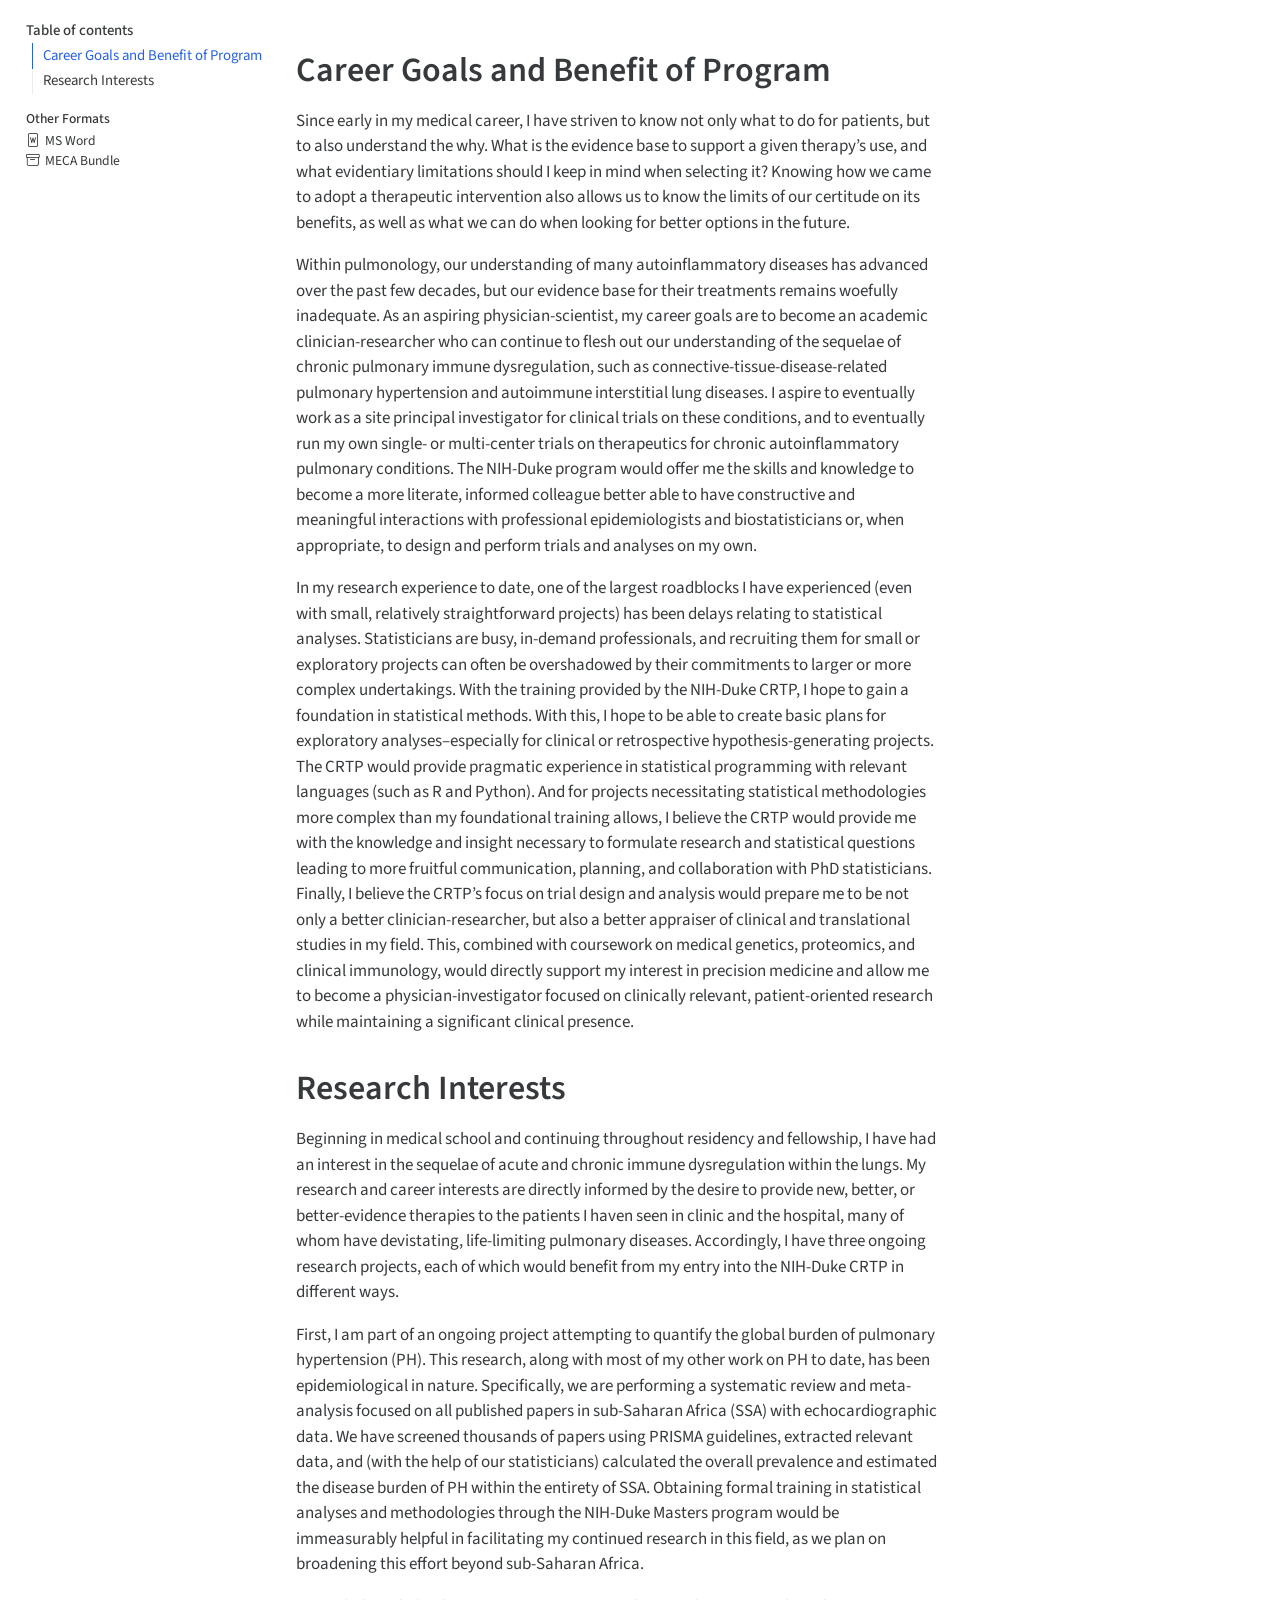
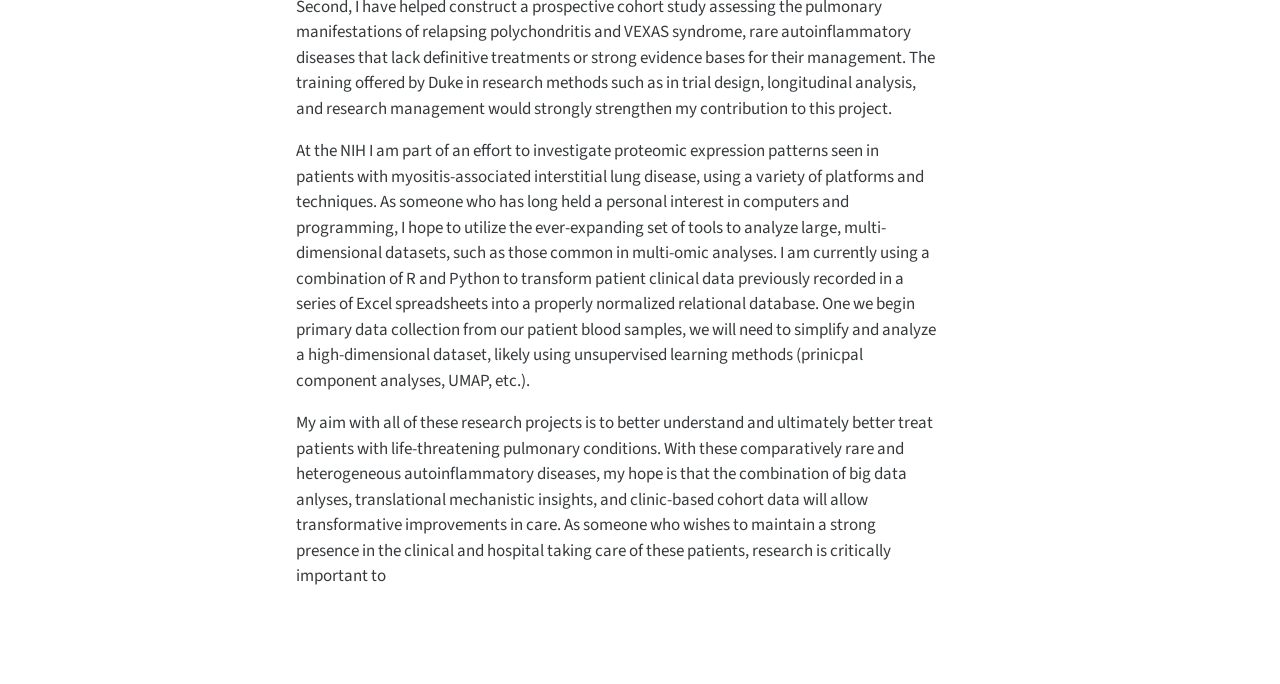
<file: duke_crtp/essay/_manuscript/index.html>
<!DOCTYPE html>
<html xmlns="http://www.w3.org/1999/xhtml" lang="en" xml:lang="en"><head>

<meta charset="utf-8">
<meta name="generator" content="quarto-1.7.31">

<meta name="viewport" content="width=device-width, initial-scale=1.0, user-scalable=yes">


<title>index</title>
<style>
code{white-space: pre-wrap;}
span.smallcaps{font-variant: small-caps;}
div.columns{display: flex; gap: min(4vw, 1.5em);}
div.column{flex: auto; overflow-x: auto;}
div.hanging-indent{margin-left: 1.5em; text-indent: -1.5em;}
ul.task-list{list-style: none;}
ul.task-list li input[type="checkbox"] {
  width: 0.8em;
  margin: 0 0.8em 0.2em -1em; /* quarto-specific, see https://github.com/quarto-dev/quarto-cli/issues/4556 */ 
  vertical-align: middle;
}
</style>


<script src="site_libs/clipboard/clipboard.min.js"></script>
<script src="site_libs/quarto-html/quarto.js" type="module"></script>
<script src="site_libs/quarto-html/tabsets/tabsets.js" type="module"></script>
<script src="site_libs/quarto-html/popper.min.js"></script>
<script src="site_libs/quarto-html/tippy.umd.min.js"></script>
<script src="site_libs/quarto-html/anchor.min.js"></script>
<link href="site_libs/quarto-html/tippy.css" rel="stylesheet">
<link href="site_libs/quarto-html/quarto-syntax-highlighting-e1a5c8363afafaef2c763b6775fbf3ca.css" rel="stylesheet" id="quarto-text-highlighting-styles">
<script src="site_libs/bootstrap/bootstrap.min.js"></script>
<link href="site_libs/bootstrap/bootstrap-icons.css" rel="stylesheet">
<link href="site_libs/bootstrap/bootstrap-08516ca44e52cf1db013b8d72997a0c1.min.css" rel="stylesheet" append-hash="true" id="quarto-bootstrap" data-mode="light">
<script async="" src="https://hypothes.is/embed.js"></script>
<script>
  window.document.addEventListener("DOMContentLoaded", function (_event) {
    document.body.classList.add('hypothesis-enabled');
  });
</script>


<meta name="citation_language" content="en">
</head>

<body class="quarto-light">

<div id="quarto-content" class="page-columns page-rows-contents page-layout-article toc-left">
<div id="quarto-sidebar-toc-left" class="sidebar toc-left">
  <nav id="TOC" role="doc-toc" class="toc-active">
    <h2 id="toc-title">Table of contents</h2>
   
  <ul>
  <li><a href="#career-goals-and-benefit-of-program" id="toc-career-goals-and-benefit-of-program" class="nav-link active" data-scroll-target="#career-goals-and-benefit-of-program">Career Goals and Benefit of Program</a></li>
  <li><a href="#research-interests" id="toc-research-interests" class="nav-link" data-scroll-target="#research-interests">Research Interests</a></li>
  </ul>
<div class="quarto-alternate-formats"><h2>Other Formats</h2><ul><li><a href="index.docx"><i class="bi bi-file-word"></i>MS Word</a></li><li><a href="index-meca.zip" data-meca-link="true"><i class="bi bi-archive"></i>MECA Bundle</a></li></ul></div></nav>
</div>
<div id="quarto-margin-sidebar" class="sidebar margin-sidebar zindex-bottom">
</div>
<main class="content quarto-banner-title-block" id="quarto-document-content">




<section id="career-goals-and-benefit-of-program" class="level1">
<h1>Career Goals and Benefit of Program</h1>
<p>Since early in my medical career, I have striven to know not only what to do for patients, but to also understand the why. What is the evidence base to support a given therapy’s use, and what evidentiary limitations should I keep in mind when selecting it? Knowing how we came to adopt a therapeutic intervention also allows us to know the limits of our certitude on its benefits, as well as what we can do when looking for better options in the future.</p>
<p>Within pulmonology, our understanding of many autoinflammatory diseases has advanced over the past few decades, but our evidence base for their treatments remains woefully inadequate. As an aspiring physician-scientist, my career goals are to become an academic clinician-researcher who can continue to flesh out our understanding of the sequelae of chronic pulmonary immune dysregulation, such as connective-tissue-disease-related pulmonary hypertension and autoimmune interstitial lung diseases. I aspire to eventually work as a site principal investigator for clinical trials on these conditions, and to eventually run my own single- or multi-center trials on therapeutics for chronic autoinflammatory pulmonary conditions. The NIH-Duke program would offer me the skills and knowledge to become a more literate, informed colleague better able to have constructive and meaningful interactions with professional epidemiologists and biostatisticians or, when appropriate, to design and perform trials and analyses on my own.</p>
<p>In my research experience to date, one of the largest roadblocks I have experienced (even with small, relatively straightforward projects) has been delays relating to statistical analyses. Statisticians are busy, in-demand professionals, and recruiting them for small or exploratory projects can often be overshadowed by their commitments to larger or more complex undertakings. With the training provided by the NIH-Duke CRTP, I hope to gain a foundation in statistical methods. With this, I hope to be able to create basic plans for exploratory analyses–especially for clinical or retrospective hypothesis-generating projects. The CRTP would provide pragmatic experience in statistical programming with relevant languages (such as R and Python). And for projects necessitating statistical methodologies more complex than my foundational training allows, I believe the CRTP would provide me with the knowledge and insight necessary to formulate research and statistical questions leading to more fruitful communication, planning, and collaboration with PhD statisticians. Finally, I believe the CRTP’s focus on trial design and analysis would prepare me to be not only a better clinician-researcher, but also a better appraiser of clinical and translational studies in my field. This, combined with coursework on medical genetics, proteomics, and clinical immunology, would directly support my interest in precision medicine and allow me to become a physician-investigator focused on clinically relevant, patient-oriented research while maintaining a significant clinical presence.</p>
</section>
<section id="research-interests" class="level1">
<h1>Research Interests</h1>
<p>Beginning in medical school and continuing throughout residency and fellowship, I have had an interest in the sequelae of acute and chronic immune dysregulation within the lungs. My research and career interests are directly informed by the desire to provide new, better, or better-evidence therapies to the patients I haven seen in clinic and the hospital, many of whom have devistating, life-limiting pulmonary diseases. Accordingly, I have three ongoing research projects, each of which would benefit from my entry into the NIH-Duke CRTP in different ways.</p>
<p>First, I am part of an ongoing project attempting to quantify the global burden of pulmonary hypertension (PH). This research, along with most of my other work on PH to date, has been epidemiological in nature. Specifically, we are performing a systematic review and meta-analysis focused on all published papers in sub-Saharan Africa (SSA) with echocardiographic data. We have screened thousands of papers using PRISMA guidelines, extracted relevant data, and (with the help of our statisticians) calculated the overall prevalence and estimated the disease burden of PH within the entirety of SSA. Obtaining formal training in statistical analyses and methodologies through the NIH-Duke Masters program would be immeasurably helpful in facilitating my continued research in this field, as we plan on broadening this effort beyond sub-Saharan Africa.</p>
<p>Second, I have helped construct a prospective cohort study assessing the pulmonary manifestations of relapsing polychondritis and VEXAS syndrome, rare autoinflammatory diseases that lack definitive treatments or strong evidence bases for their management. The training offered by Duke in research methods such as in trial design, longitudinal analysis, and research management would strongly strengthen my contribution to this project.</p>
<p>At the NIH I am part of an effort to investigate proteomic expression patterns seen in patients with myositis-associated interstitial lung disease, using a variety of platforms and techniques. As someone who has long held a personal interest in computers and programming, I hope to utilize the ever-expanding set of tools to analyze large, multi-dimensional datasets, such as those common in multi-omic analyses. I am currently using a combination of R and Python to transform patient clinical data previously recorded in a series of Excel spreadsheets into a properly normalized relational database. One we begin primary data collection from our patient blood samples, we will need to simplify and analyze a high-dimensional dataset, likely using unsupervised learning methods (prinicpal component analyses, UMAP, etc.).</p>
<p>My aim with all of these research projects is to better understand and ultimately better treat patients with life-threatening pulmonary conditions. With these comparatively rare and heterogeneous autoinflammatory diseases, my hope is that the combination of big data anlyses, translational mechanistic insights, and clinic-based cohort data will allow transformative improvements in care. As someone who wishes to maintain a strong presence in the clinical and hospital taking care of these patients, research is critically important to</p>
</section>

</main>
<!-- /main column -->
<script id="quarto-html-after-body" type="application/javascript">
  window.document.addEventListener("DOMContentLoaded", function (event) {
    const icon = "";
    const anchorJS = new window.AnchorJS();
    anchorJS.options = {
      placement: 'right',
      icon: icon
    };
    anchorJS.add('.anchored');
    const isCodeAnnotation = (el) => {
      for (const clz of el.classList) {
        if (clz.startsWith('code-annotation-')) {                     
          return true;
        }
      }
      return false;
    }
    const onCopySuccess = function(e) {
      // button target
      const button = e.trigger;
      // don't keep focus
      button.blur();
      // flash "checked"
      button.classList.add('code-copy-button-checked');
      var currentTitle = button.getAttribute("title");
      button.setAttribute("title", "Copied!");
      let tooltip;
      if (window.bootstrap) {
        button.setAttribute("data-bs-toggle", "tooltip");
        button.setAttribute("data-bs-placement", "left");
        button.setAttribute("data-bs-title", "Copied!");
        tooltip = new bootstrap.Tooltip(button, 
          { trigger: "manual", 
            customClass: "code-copy-button-tooltip",
            offset: [0, -8]});
        tooltip.show();    
      }
      setTimeout(function() {
        if (tooltip) {
          tooltip.hide();
          button.removeAttribute("data-bs-title");
          button.removeAttribute("data-bs-toggle");
          button.removeAttribute("data-bs-placement");
        }
        button.setAttribute("title", currentTitle);
        button.classList.remove('code-copy-button-checked');
      }, 1000);
      // clear code selection
      e.clearSelection();
    }
    const getTextToCopy = function(trigger) {
        const codeEl = trigger.previousElementSibling.cloneNode(true);
        for (const childEl of codeEl.children) {
          if (isCodeAnnotation(childEl)) {
            childEl.remove();
          }
        }
        return codeEl.innerText;
    }
    const clipboard = new window.ClipboardJS('.code-copy-button:not([data-in-quarto-modal])', {
      text: getTextToCopy
    });
    clipboard.on('success', onCopySuccess);
    if (window.document.getElementById('quarto-embedded-source-code-modal')) {
      const clipboardModal = new window.ClipboardJS('.code-copy-button[data-in-quarto-modal]', {
        text: getTextToCopy,
        container: window.document.getElementById('quarto-embedded-source-code-modal')
      });
      clipboardModal.on('success', onCopySuccess);
    }
      var localhostRegex = new RegExp(/^(?:http|https):\/\/localhost\:?[0-9]*\//);
      var mailtoRegex = new RegExp(/^mailto:/);
        var filterRegex = new RegExp('/' + window.location.host + '/');
      var isInternal = (href) => {
          return filterRegex.test(href) || localhostRegex.test(href) || mailtoRegex.test(href);
      }
      // Inspect non-navigation links and adorn them if external
     var links = window.document.querySelectorAll('a[href]:not(.nav-link):not(.navbar-brand):not(.toc-action):not(.sidebar-link):not(.sidebar-item-toggle):not(.pagination-link):not(.no-external):not([aria-hidden]):not(.dropdown-item):not(.quarto-navigation-tool):not(.about-link)');
      for (var i=0; i<links.length; i++) {
        const link = links[i];
        if (!isInternal(link.href)) {
          // undo the damage that might have been done by quarto-nav.js in the case of
          // links that we want to consider external
          if (link.dataset.originalHref !== undefined) {
            link.href = link.dataset.originalHref;
          }
        }
      }
    function tippyHover(el, contentFn, onTriggerFn, onUntriggerFn) {
      const config = {
        allowHTML: true,
        maxWidth: 500,
        delay: 100,
        arrow: false,
        appendTo: function(el) {
            return el.parentElement;
        },
        interactive: true,
        interactiveBorder: 10,
        theme: 'quarto',
        placement: 'bottom-start',
      };
      if (contentFn) {
        config.content = contentFn;
      }
      if (onTriggerFn) {
        config.onTrigger = onTriggerFn;
      }
      if (onUntriggerFn) {
        config.onUntrigger = onUntriggerFn;
      }
      window.tippy(el, config); 
    }
    const noterefs = window.document.querySelectorAll('a[role="doc-noteref"]');
    for (var i=0; i<noterefs.length; i++) {
      const ref = noterefs[i];
      tippyHover(ref, function() {
        // use id or data attribute instead here
        let href = ref.getAttribute('data-footnote-href') || ref.getAttribute('href');
        try { href = new URL(href).hash; } catch {}
        const id = href.replace(/^#\/?/, "");
        const note = window.document.getElementById(id);
        if (note) {
          return note.innerHTML;
        } else {
          return "";
        }
      });
    }
    const xrefs = window.document.querySelectorAll('a.quarto-xref');
    const processXRef = (id, note) => {
      // Strip column container classes
      const stripColumnClz = (el) => {
        el.classList.remove("page-full", "page-columns");
        if (el.children) {
          for (const child of el.children) {
            stripColumnClz(child);
          }
        }
      }
      stripColumnClz(note)
      if (id === null || id.startsWith('sec-')) {
        // Special case sections, only their first couple elements
        const container = document.createElement("div");
        if (note.children && note.children.length > 2) {
          container.appendChild(note.children[0].cloneNode(true));
          for (let i = 1; i < note.children.length; i++) {
            const child = note.children[i];
            if (child.tagName === "P" && child.innerText === "") {
              continue;
            } else {
              container.appendChild(child.cloneNode(true));
              break;
            }
          }
          if (window.Quarto?.typesetMath) {
            window.Quarto.typesetMath(container);
          }
          return container.innerHTML
        } else {
          if (window.Quarto?.typesetMath) {
            window.Quarto.typesetMath(note);
          }
          return note.innerHTML;
        }
      } else {
        // Remove any anchor links if they are present
        const anchorLink = note.querySelector('a.anchorjs-link');
        if (anchorLink) {
          anchorLink.remove();
        }
        if (window.Quarto?.typesetMath) {
          window.Quarto.typesetMath(note);
        }
        if (note.classList.contains("callout")) {
          return note.outerHTML;
        } else {
          return note.innerHTML;
        }
      }
    }
    for (var i=0; i<xrefs.length; i++) {
      const xref = xrefs[i];
      tippyHover(xref, undefined, function(instance) {
        instance.disable();
        let url = xref.getAttribute('href');
        let hash = undefined; 
        if (url.startsWith('#')) {
          hash = url;
        } else {
          try { hash = new URL(url).hash; } catch {}
        }
        if (hash) {
          const id = hash.replace(/^#\/?/, "");
          const note = window.document.getElementById(id);
          if (note !== null) {
            try {
              const html = processXRef(id, note.cloneNode(true));
              instance.setContent(html);
            } finally {
              instance.enable();
              instance.show();
            }
          } else {
            // See if we can fetch this
            fetch(url.split('#')[0])
            .then(res => res.text())
            .then(html => {
              const parser = new DOMParser();
              const htmlDoc = parser.parseFromString(html, "text/html");
              const note = htmlDoc.getElementById(id);
              if (note !== null) {
                const html = processXRef(id, note);
                instance.setContent(html);
              } 
            }).finally(() => {
              instance.enable();
              instance.show();
            });
          }
        } else {
          // See if we can fetch a full url (with no hash to target)
          // This is a special case and we should probably do some content thinning / targeting
          fetch(url)
          .then(res => res.text())
          .then(html => {
            const parser = new DOMParser();
            const htmlDoc = parser.parseFromString(html, "text/html");
            const note = htmlDoc.querySelector('main.content');
            if (note !== null) {
              // This should only happen for chapter cross references
              // (since there is no id in the URL)
              // remove the first header
              if (note.children.length > 0 && note.children[0].tagName === "HEADER") {
                note.children[0].remove();
              }
              const html = processXRef(null, note);
              instance.setContent(html);
            } 
          }).finally(() => {
            instance.enable();
            instance.show();
          });
        }
      }, function(instance) {
      });
    }
        let selectedAnnoteEl;
        const selectorForAnnotation = ( cell, annotation) => {
          let cellAttr = 'data-code-cell="' + cell + '"';
          let lineAttr = 'data-code-annotation="' +  annotation + '"';
          const selector = 'span[' + cellAttr + '][' + lineAttr + ']';
          return selector;
        }
        const selectCodeLines = (annoteEl) => {
          const doc = window.document;
          const targetCell = annoteEl.getAttribute("data-target-cell");
          const targetAnnotation = annoteEl.getAttribute("data-target-annotation");
          const annoteSpan = window.document.querySelector(selectorForAnnotation(targetCell, targetAnnotation));
          const lines = annoteSpan.getAttribute("data-code-lines").split(",");
          const lineIds = lines.map((line) => {
            return targetCell + "-" + line;
          })
          let top = null;
          let height = null;
          let parent = null;
          if (lineIds.length > 0) {
              //compute the position of the single el (top and bottom and make a div)
              const el = window.document.getElementById(lineIds[0]);
              top = el.offsetTop;
              height = el.offsetHeight;
              parent = el.parentElement.parentElement;
            if (lineIds.length > 1) {
              const lastEl = window.document.getElementById(lineIds[lineIds.length - 1]);
              const bottom = lastEl.offsetTop + lastEl.offsetHeight;
              height = bottom - top;
            }
            if (top !== null && height !== null && parent !== null) {
              // cook up a div (if necessary) and position it 
              let div = window.document.getElementById("code-annotation-line-highlight");
              if (div === null) {
                div = window.document.createElement("div");
                div.setAttribute("id", "code-annotation-line-highlight");
                div.style.position = 'absolute';
                parent.appendChild(div);
              }
              div.style.top = top - 2 + "px";
              div.style.height = height + 4 + "px";
              div.style.left = 0;
              let gutterDiv = window.document.getElementById("code-annotation-line-highlight-gutter");
              if (gutterDiv === null) {
                gutterDiv = window.document.createElement("div");
                gutterDiv.setAttribute("id", "code-annotation-line-highlight-gutter");
                gutterDiv.style.position = 'absolute';
                const codeCell = window.document.getElementById(targetCell);
                const gutter = codeCell.querySelector('.code-annotation-gutter');
                gutter.appendChild(gutterDiv);
              }
              gutterDiv.style.top = top - 2 + "px";
              gutterDiv.style.height = height + 4 + "px";
            }
            selectedAnnoteEl = annoteEl;
          }
        };
        const unselectCodeLines = () => {
          const elementsIds = ["code-annotation-line-highlight", "code-annotation-line-highlight-gutter"];
          elementsIds.forEach((elId) => {
            const div = window.document.getElementById(elId);
            if (div) {
              div.remove();
            }
          });
          selectedAnnoteEl = undefined;
        };
          // Handle positioning of the toggle
      window.addEventListener(
        "resize",
        throttle(() => {
          elRect = undefined;
          if (selectedAnnoteEl) {
            selectCodeLines(selectedAnnoteEl);
          }
        }, 10)
      );
      function throttle(fn, ms) {
      let throttle = false;
      let timer;
        return (...args) => {
          if(!throttle) { // first call gets through
              fn.apply(this, args);
              throttle = true;
          } else { // all the others get throttled
              if(timer) clearTimeout(timer); // cancel #2
              timer = setTimeout(() => {
                fn.apply(this, args);
                timer = throttle = false;
              }, ms);
          }
        };
      }
        // Attach click handler to the DT
        const annoteDls = window.document.querySelectorAll('dt[data-target-cell]');
        for (const annoteDlNode of annoteDls) {
          annoteDlNode.addEventListener('click', (event) => {
            const clickedEl = event.target;
            if (clickedEl !== selectedAnnoteEl) {
              unselectCodeLines();
              const activeEl = window.document.querySelector('dt[data-target-cell].code-annotation-active');
              if (activeEl) {
                activeEl.classList.remove('code-annotation-active');
              }
              selectCodeLines(clickedEl);
              clickedEl.classList.add('code-annotation-active');
            } else {
              // Unselect the line
              unselectCodeLines();
              clickedEl.classList.remove('code-annotation-active');
            }
          });
        }
    const findCites = (el) => {
      const parentEl = el.parentElement;
      if (parentEl) {
        const cites = parentEl.dataset.cites;
        if (cites) {
          return {
            el,
            cites: cites.split(' ')
          };
        } else {
          return findCites(el.parentElement)
        }
      } else {
        return undefined;
      }
    };
    var bibliorefs = window.document.querySelectorAll('a[role="doc-biblioref"]');
    for (var i=0; i<bibliorefs.length; i++) {
      const ref = bibliorefs[i];
      const citeInfo = findCites(ref);
      if (citeInfo) {
        tippyHover(citeInfo.el, function() {
          var popup = window.document.createElement('div');
          citeInfo.cites.forEach(function(cite) {
            var citeDiv = window.document.createElement('div');
            citeDiv.classList.add('hanging-indent');
            citeDiv.classList.add('csl-entry');
            var biblioDiv = window.document.getElementById('ref-' + cite);
            if (biblioDiv) {
              citeDiv.innerHTML = biblioDiv.innerHTML;
            }
            popup.appendChild(citeDiv);
          });
          return popup.innerHTML;
        });
      }
    }
  });
  </script>
</div> <!-- /content -->




</body></html>
</file>
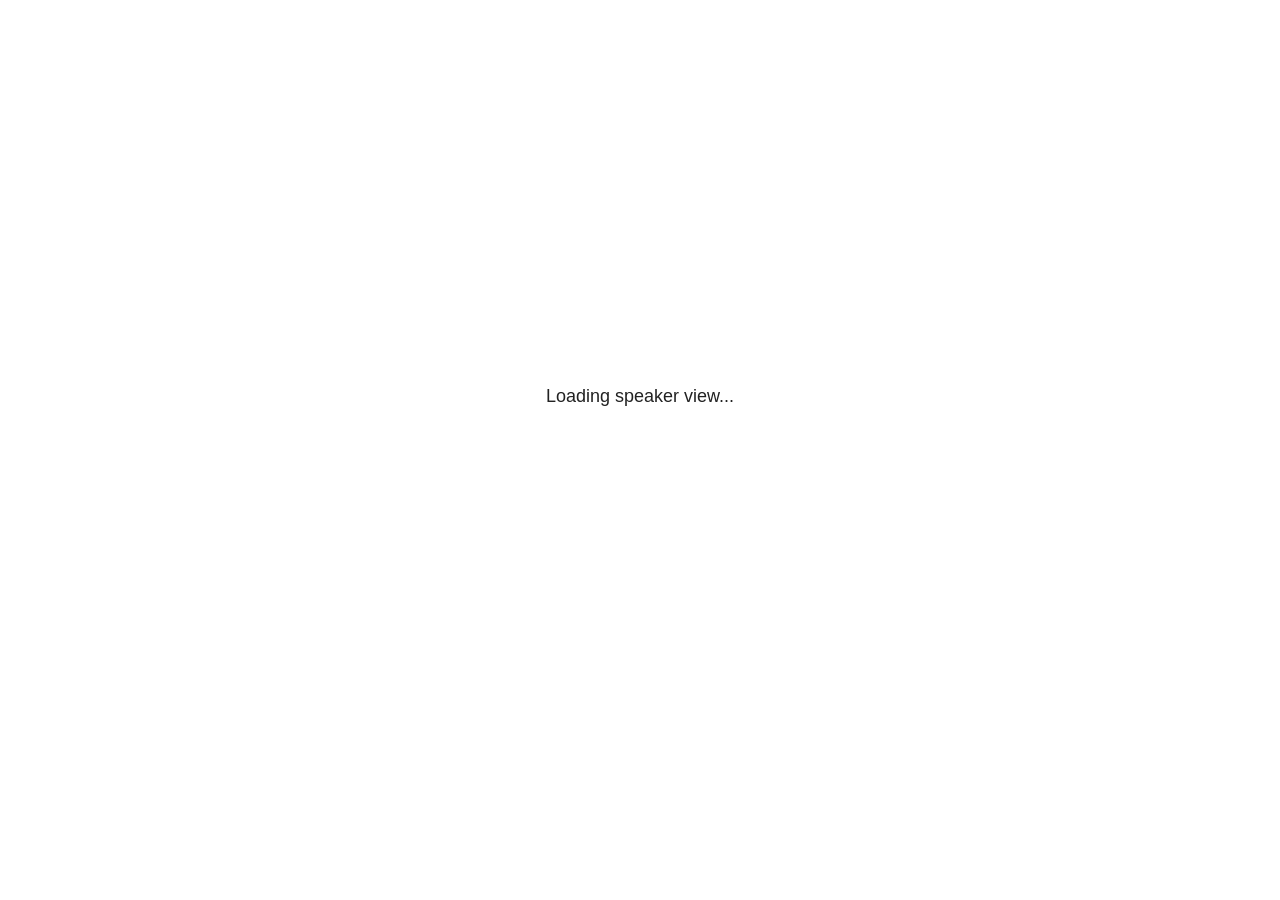
<file: presentations/cases/amyloid_effusion/amyloid_effusion_files/libs/revealjs/plugin/notes/speaker-view.html>
<!--
	NOTE: You need to build the notes plugin after making changes to this file.
-->
<html lang="en">
	<head>
		<meta charset="utf-8">

		<title>reveal.js - Speaker View</title>

		<style>
			body {
				font-family: Helvetica;
				font-size: 18px;
			}

			#current-slide,
			#upcoming-slide,
			#speaker-controls {
				padding: 6px;
				box-sizing: border-box;
				-moz-box-sizing: border-box;
			}

			#current-slide iframe,
			#upcoming-slide iframe {
				width: 100%;
				height: 100%;
				border: 1px solid #ddd;
			}

			#current-slide .label,
			#upcoming-slide .label {
				position: absolute;
				top: 10px;
				left: 10px;
				z-index: 2;
			}

			#connection-status {
				position: absolute;
				top: 0;
				left: 0;
				width: 100%;
				height: 100%;
				z-index: 20;
				padding: 30% 20% 20% 20%;
				font-size: 18px;
				color: #222;
				background: #fff;
				text-align: center;
				box-sizing: border-box;
				line-height: 1.4;
			}

			.overlay-element {
				height: 34px;
				line-height: 34px;
				padding: 0 10px;
				text-shadow: none;
				background: rgba( 220, 220, 220, 0.8 );
				color: #222;
				font-size: 14px;
			}

			.overlay-element.interactive:hover {
				background: rgba( 220, 220, 220, 1 );
			}

			#current-slide {
				position: absolute;
				width: 60%;
				height: 100%;
				top: 0;
				left: 0;
				padding-right: 0;
			}

			#upcoming-slide {
				position: absolute;
				width: 40%;
				height: 40%;
				right: 0;
				top: 0;
			}

			/* Speaker controls */
			#speaker-controls {
				position: absolute;
				top: 40%;
				right: 0;
				width: 40%;
				height: 60%;
				overflow: auto;
				font-size: 18px;
			}

				.speaker-controls-time.hidden,
				.speaker-controls-notes.hidden {
					display: none;
				}

				.speaker-controls-time .label,
				.speaker-controls-pace .label,
				.speaker-controls-notes .label {
					text-transform: uppercase;
					font-weight: normal;
					font-size: 0.66em;
					color: #666;
					margin: 0;
				}

				.speaker-controls-time, .speaker-controls-pace {
					border-bottom: 1px solid rgba( 200, 200, 200, 0.5 );
					margin-bottom: 10px;
					padding: 10px 16px;
					padding-bottom: 20px;
					cursor: pointer;
				}

				.speaker-controls-time .reset-button {
					opacity: 0;
					float: right;
					color: #666;
					text-decoration: none;
				}
				.speaker-controls-time:hover .reset-button {
					opacity: 1;
				}

				.speaker-controls-time .timer,
				.speaker-controls-time .clock {
					width: 50%;
				}

				.speaker-controls-time .timer,
				.speaker-controls-time .clock,
				.speaker-controls-time .pacing .hours-value,
				.speaker-controls-time .pacing .minutes-value,
				.speaker-controls-time .pacing .seconds-value {
					font-size: 1.9em;
				}

				.speaker-controls-time .timer {
					float: left;
				}

				.speaker-controls-time .clock {
					float: right;
					text-align: right;
				}

				.speaker-controls-time span.mute {
					opacity: 0.3;
				}

				.speaker-controls-time .pacing-title {
					margin-top: 5px;
				}

				.speaker-controls-time .pacing.ahead {
					color: blue;
				}

				.speaker-controls-time .pacing.on-track {
					color: green;
				}

				.speaker-controls-time .pacing.behind {
					color: red;
				}

				.speaker-controls-notes {
					padding: 10px 16px;
				}

				.speaker-controls-notes .value {
					margin-top: 5px;
					line-height: 1.4;
					font-size: 1.2em;
				}

			/* Layout selector */
			#speaker-layout {
				position: absolute;
				top: 10px;
				right: 10px;
				color: #222;
				z-index: 10;
			}
				#speaker-layout select {
					position: absolute;
					width: 100%;
					height: 100%;
					top: 0;
					left: 0;
					border: 0;
					box-shadow: 0;
					cursor: pointer;
					opacity: 0;

					font-size: 1em;
					background-color: transparent;

					-moz-appearance: none;
					-webkit-appearance: none;
					-webkit-tap-highlight-color: rgba(0, 0, 0, 0);
				}

				#speaker-layout select:focus {
					outline: none;
					box-shadow: none;
				}

			.clear {
				clear: both;
			}

			/* Speaker layout: Wide */
			body[data-speaker-layout="wide"] #current-slide,
			body[data-speaker-layout="wide"] #upcoming-slide {
				width: 50%;
				height: 45%;
				padding: 6px;
			}

			body[data-speaker-layout="wide"] #current-slide {
				top: 0;
				left: 0;
			}

			body[data-speaker-layout="wide"] #upcoming-slide {
				top: 0;
				left: 50%;
			}

			body[data-speaker-layout="wide"] #speaker-controls {
				top: 45%;
				left: 0;
				width: 100%;
				height: 50%;
				font-size: 1.25em;
			}

			/* Speaker layout: Tall */
			body[data-speaker-layout="tall"] #current-slide,
			body[data-speaker-layout="tall"] #upcoming-slide {
				width: 45%;
				height: 50%;
				padding: 6px;
			}

			body[data-speaker-layout="tall"] #current-slide {
				top: 0;
				left: 0;
			}

			body[data-speaker-layout="tall"] #upcoming-slide {
				top: 50%;
				left: 0;
			}

			body[data-speaker-layout="tall"] #speaker-controls {
				padding-top: 40px;
				top: 0;
				left: 45%;
				width: 55%;
				height: 100%;
				font-size: 1.25em;
			}

			/* Speaker layout: Notes only */
			body[data-speaker-layout="notes-only"] #current-slide,
			body[data-speaker-layout="notes-only"] #upcoming-slide {
				display: none;
			}

			body[data-speaker-layout="notes-only"] #speaker-controls {
				padding-top: 40px;
				top: 0;
				left: 0;
				width: 100%;
				height: 100%;
				font-size: 1.25em;
			}

			@media screen and (max-width: 1080px) {
				body[data-speaker-layout="default"] #speaker-controls {
					font-size: 16px;
				}
			}

			@media screen and (max-width: 900px) {
				body[data-speaker-layout="default"] #speaker-controls {
					font-size: 14px;
				}
			}

			@media screen and (max-width: 800px) {
				body[data-speaker-layout="default"] #speaker-controls {
					font-size: 12px;
				}
			}

		</style>
	</head>

	<body>

		<div id="connection-status">Loading speaker view...</div>

		<div id="current-slide"></div>
		<div id="upcoming-slide"><span class="overlay-element label">Upcoming</span></div>
		<div id="speaker-controls">
			<div class="speaker-controls-time">
				<h4 class="label">Time <span class="reset-button">Click to Reset</span></h4>
				<div class="clock">
					<span class="clock-value">0:00 AM</span>
				</div>
				<div class="timer">
					<span class="hours-value">00</span><span class="minutes-value">:00</span><span class="seconds-value">:00</span>
				</div>
				<div class="clear"></div>

				<h4 class="label pacing-title" style="display: none">Pacing – Time to finish current slide</h4>
				<div class="pacing" style="display: none">
					<span class="hours-value">00</span><span class="minutes-value">:00</span><span class="seconds-value">:00</span>
				</div>
			</div>

			<div class="speaker-controls-notes hidden">
				<h4 class="label">Notes</h4>
				<div class="value"></div>
			</div>
		</div>
		<div id="speaker-layout" class="overlay-element interactive">
			<span class="speaker-layout-label"></span>
			<select class="speaker-layout-dropdown"></select>
		</div>

		<script>

			(function() {

				var notes,
					notesValue,
					currentState,
					currentSlide,
					upcomingSlide,
					layoutLabel,
					layoutDropdown,
					pendingCalls = {},
					lastRevealApiCallId = 0,
					connected = false,
					whitelistedWindows = [window.opener];

				var SPEAKER_LAYOUTS = {
					'default': 'Default',
					'wide': 'Wide',
					'tall': 'Tall',
					'notes-only': 'Notes only'
				};

				setupLayout();

				var connectionStatus = document.querySelector( '#connection-status' );
				var connectionTimeout = setTimeout( function() {
					connectionStatus.innerHTML = 'Error connecting to main window.<br>Please try closing and reopening the speaker view.';
				}, 5000 );
;
				window.addEventListener( 'message', function( event ) {

					// Validate the origin of this message to prevent XSS
					if( window.location.origin !== event.origin && whitelistedWindows.indexOf( event.source ) === -1 ) {
						return;
					}

					clearTimeout( connectionTimeout );
					connectionStatus.style.display = 'none';

					var data = JSON.parse( event.data );

					// The overview mode is only useful to the reveal.js instance
					// where navigation occurs so we don't sync it
					if( data.state ) delete data.state.overview;

					// Messages sent by the notes plugin inside of the main window
					if( data && data.namespace === 'reveal-notes' ) {
						if( data.type === 'connect' ) {
							handleConnectMessage( data );
						}
						else if( data.type === 'state' ) {
							handleStateMessage( data );
						}
						else if( data.type === 'return' ) {
							pendingCalls[data.callId](data.result);
							delete pendingCalls[data.callId];
						}
					}
					// Messages sent by the reveal.js inside of the current slide preview
					else if( data && data.namespace === 'reveal' ) {
						if( /ready/.test( data.eventName ) ) {
							// Send a message back to notify that the handshake is complete
							window.opener.postMessage( JSON.stringify({ namespace: 'reveal-notes', type: 'connected'} ), '*' );
						}
						else if( /slidechanged|fragmentshown|fragmenthidden|paused|resumed/.test( data.eventName ) && currentState !== JSON.stringify( data.state ) ) {

							dispatchStateToMainWindow( data.state );

						}
					}

				} );

				/**
				 * Updates the presentation in the main window to match the state
				 * of the presentation in the notes window.
				 */
				const dispatchStateToMainWindow = debounce(( state ) => {
					window.opener.postMessage( JSON.stringify({ method: 'setState', args: [ state ]} ), '*' );
				}, 500);

				/**
				 * Asynchronously calls the Reveal.js API of the main frame.
				 */
				function callRevealApi( methodName, methodArguments, callback ) {

					var callId = ++lastRevealApiCallId;
					pendingCalls[callId] = callback;
					window.opener.postMessage( JSON.stringify( {
						namespace: 'reveal-notes',
						type: 'call',
						callId: callId,
						methodName: methodName,
						arguments: methodArguments
					} ), '*' );

				}

				/**
				 * Called when the main window is trying to establish a
				 * connection.
				 */
				function handleConnectMessage( data ) {

					if( connected === false ) {
						connected = true;

						setupIframes( data );
						setupKeyboard();
						setupNotes();
						setupTimer();
						setupHeartbeat();
					}

				}

				/**
				 * Called when the main window sends an updated state.
				 */
				function handleStateMessage( data ) {

					// Store the most recently set state to avoid circular loops
					// applying the same state
					currentState = JSON.stringify( data.state );

					// No need for updating the notes in case of fragment changes
					if ( data.notes ) {
						notes.classList.remove( 'hidden' );
						notesValue.style.whiteSpace = data.whitespace;
						if( data.markdown ) {
							notesValue.innerHTML = marked( data.notes );
						}
						else {
							notesValue.innerHTML = data.notes;
						}
					}
					else {
						notes.classList.add( 'hidden' );
					}

					// Update the note slides
					currentSlide.contentWindow.postMessage( JSON.stringify({ method: 'setState', args: [ data.state ] }), '*' );
					upcomingSlide.contentWindow.postMessage( JSON.stringify({ method: 'setState', args: [ data.state ] }), '*' );
					upcomingSlide.contentWindow.postMessage( JSON.stringify({ method: 'next' }), '*' );

				}

				// Limit to max one state update per X ms
				handleStateMessage = debounce( handleStateMessage, 200 );

				/**
				 * Forward keyboard events to the current slide window.
				 * This enables keyboard events to work even if focus
				 * isn't set on the current slide iframe.
				 *
				 * Block F5 default handling, it reloads and disconnects
				 * the speaker notes window.
				 */
				function setupKeyboard() {

					document.addEventListener( 'keydown', function( event ) {
						if( event.keyCode === 116 || ( event.metaKey && event.keyCode === 82 ) ) {
							event.preventDefault();
							return false;
						}
						currentSlide.contentWindow.postMessage( JSON.stringify({ method: 'triggerKey', args: [ event.keyCode ] }), '*' );
					} );

				}

				/**
				 * Creates the preview iframes.
				 */
				function setupIframes( data ) {

					var params = [
						'receiver',
						'progress=false',
						'history=false',
						'transition=none',
						'autoSlide=0',
						'backgroundTransition=none'
					].join( '&' );

					var urlSeparator = /\?/.test(data.url) ? '&' : '?';
					var hash = '#/' + data.state.indexh + '/' + data.state.indexv;
					var currentURL = data.url + urlSeparator + params + '&postMessageEvents=true' + hash;
					var upcomingURL = data.url + urlSeparator + params + '&controls=false' + hash;

					currentSlide = document.createElement( 'iframe' );
					currentSlide.setAttribute( 'width', 1280 );
					currentSlide.setAttribute( 'height', 1024 );
					currentSlide.setAttribute( 'src', currentURL );
					document.querySelector( '#current-slide' ).appendChild( currentSlide );

					upcomingSlide = document.createElement( 'iframe' );
					upcomingSlide.setAttribute( 'width', 640 );
					upcomingSlide.setAttribute( 'height', 512 );
					upcomingSlide.setAttribute( 'src', upcomingURL );
					document.querySelector( '#upcoming-slide' ).appendChild( upcomingSlide );

					whitelistedWindows.push( currentSlide.contentWindow, upcomingSlide.contentWindow );

				}

				/**
				 * Setup the notes UI.
				 */
				function setupNotes() {

					notes = document.querySelector( '.speaker-controls-notes' );
					notesValue = document.querySelector( '.speaker-controls-notes .value' );

				}

				/**
				 * We send out a heartbeat at all times to ensure we can
				 * reconnect with the main presentation window after reloads.
				 */
				function setupHeartbeat() {

					setInterval( () => {
						window.opener.postMessage( JSON.stringify({ namespace: 'reveal-notes', type: 'heartbeat'} ), '*' );
					}, 1000 );

				}

				function getTimings( callback ) {

					callRevealApi( 'getSlidesAttributes', [], function ( slideAttributes ) {
						callRevealApi( 'getConfig', [], function ( config ) {
							var totalTime = config.totalTime;
							var minTimePerSlide = config.minimumTimePerSlide || 0;
							var defaultTiming = config.defaultTiming;
							if ((defaultTiming == null) && (totalTime == null)) {
								callback(null);
								return;
							}
							// Setting totalTime overrides defaultTiming
							if (totalTime) {
								defaultTiming = 0;
							}
							var timings = [];
							for ( var i in slideAttributes ) {
								var slide = slideAttributes[ i ];
								var timing = defaultTiming;
								if( slide.hasOwnProperty( 'data-timing' )) {
									var t = slide[ 'data-timing' ];
									timing = parseInt(t);
									if( isNaN(timing) ) {
										console.warn("Could not parse timing '" + t + "' of slide " + i + "; using default of " + defaultTiming);
										timing = defaultTiming;
									}
								}
								timings.push(timing);
							}
							if ( totalTime ) {
								// After we've allocated time to individual slides, we summarize it and
								// subtract it from the total time
								var remainingTime = totalTime - timings.reduce( function(a, b) { return a + b; }, 0 );
								// The remaining time is divided by the number of slides that have 0 seconds
								// allocated at the moment, giving the average time-per-slide on the remaining slides
								var remainingSlides = (timings.filter( function(x) { return x == 0 }) ).length
								var timePerSlide = Math.round( remainingTime / remainingSlides, 0 )
								// And now we replace every zero-value timing with that average
								timings = timings.map( function(x) { return (x==0 ? timePerSlide : x) } );
							}
							var slidesUnderMinimum = timings.filter( function(x) { return (x < minTimePerSlide) } ).length
							if ( slidesUnderMinimum ) {
								message = "The pacing time for " + slidesUnderMinimum + " slide(s) is under the configured minimum of " + minTimePerSlide + " seconds. Check the data-timing attribute on individual slides, or consider increasing the totalTime or minimumTimePerSlide configuration options (or removing some slides).";
								alert(message);
							}
							callback( timings );
						} );
					} );

				}

				/**
				 * Return the number of seconds allocated for presenting
				 * all slides up to and including this one.
				 */
				function getTimeAllocated( timings, callback ) {

					callRevealApi( 'getSlidePastCount', [], function ( currentSlide ) {
						var allocated = 0;
						for (var i in timings.slice(0, currentSlide + 1)) {
							allocated += timings[i];
						}
						callback( allocated );
					} );

				}

				/**
				 * Create the timer and clock and start updating them
				 * at an interval.
				 */
				function setupTimer() {

					var start = new Date(),
					timeEl = document.querySelector( '.speaker-controls-time' ),
					clockEl = timeEl.querySelector( '.clock-value' ),
					hoursEl = timeEl.querySelector( '.hours-value' ),
					minutesEl = timeEl.querySelector( '.minutes-value' ),
					secondsEl = timeEl.querySelector( '.seconds-value' ),
					pacingTitleEl = timeEl.querySelector( '.pacing-title' ),
					pacingEl = timeEl.querySelector( '.pacing' ),
					pacingHoursEl = pacingEl.querySelector( '.hours-value' ),
					pacingMinutesEl = pacingEl.querySelector( '.minutes-value' ),
					pacingSecondsEl = pacingEl.querySelector( '.seconds-value' );

					var timings = null;
					getTimings( function ( _timings ) {

						timings = _timings;
						if (_timings !== null) {
							pacingTitleEl.style.removeProperty('display');
							pacingEl.style.removeProperty('display');
						}

						// Update once directly
						_updateTimer();

						// Then update every second
						setInterval( _updateTimer, 1000 );

					} );


					function _resetTimer() {

						if (timings == null) {
							start = new Date();
							_updateTimer();
						}
						else {
							// Reset timer to beginning of current slide
							getTimeAllocated( timings, function ( slideEndTimingSeconds ) {
								var slideEndTiming = slideEndTimingSeconds * 1000;
								callRevealApi( 'getSlidePastCount', [], function ( currentSlide ) {
									var currentSlideTiming = timings[currentSlide] * 1000;
									var previousSlidesTiming = slideEndTiming - currentSlideTiming;
									var now = new Date();
									start = new Date(now.getTime() - previousSlidesTiming);
									_updateTimer();
								} );
							} );
						}

					}

					timeEl.addEventListener( 'click', function() {
						_resetTimer();
						return false;
					} );

					function _displayTime( hrEl, minEl, secEl, time) {

						var sign = Math.sign(time) == -1 ? "-" : "";
						time = Math.abs(Math.round(time / 1000));
						var seconds = time % 60;
						var minutes = Math.floor( time / 60 ) % 60 ;
						var hours = Math.floor( time / ( 60 * 60 )) ;
						hrEl.innerHTML = sign + zeroPadInteger( hours );
						if (hours == 0) {
							hrEl.classList.add( 'mute' );
						}
						else {
							hrEl.classList.remove( 'mute' );
						}
						minEl.innerHTML = ':' + zeroPadInteger( minutes );
						if (hours == 0 && minutes == 0) {
							minEl.classList.add( 'mute' );
						}
						else {
							minEl.classList.remove( 'mute' );
						}
						secEl.innerHTML = ':' + zeroPadInteger( seconds );
					}

					function _updateTimer() {

						var diff, hours, minutes, seconds,
						now = new Date();

						diff = now.getTime() - start.getTime();

						clockEl.innerHTML = now.toLocaleTimeString( 'en-US', { hour12: true, hour: '2-digit', minute:'2-digit' } );
						_displayTime( hoursEl, minutesEl, secondsEl, diff );
						if (timings !== null) {
							_updatePacing(diff);
						}

					}

					function _updatePacing(diff) {

						getTimeAllocated( timings, function ( slideEndTimingSeconds ) {
							var slideEndTiming = slideEndTimingSeconds * 1000;

							callRevealApi( 'getSlidePastCount', [], function ( currentSlide ) {
								var currentSlideTiming = timings[currentSlide] * 1000;
								var timeLeftCurrentSlide = slideEndTiming - diff;
								if (timeLeftCurrentSlide < 0) {
									pacingEl.className = 'pacing behind';
								}
								else if (timeLeftCurrentSlide < currentSlideTiming) {
									pacingEl.className = 'pacing on-track';
								}
								else {
									pacingEl.className = 'pacing ahead';
								}
								_displayTime( pacingHoursEl, pacingMinutesEl, pacingSecondsEl, timeLeftCurrentSlide );
							} );
						} );
					}

				}

				/**
				 * Sets up the speaker view layout and layout selector.
				 */
				function setupLayout() {

					layoutDropdown = document.querySelector( '.speaker-layout-dropdown' );
					layoutLabel = document.querySelector( '.speaker-layout-label' );

					// Render the list of available layouts
					for( var id in SPEAKER_LAYOUTS ) {
						var option = document.createElement( 'option' );
						option.setAttribute( 'value', id );
						option.textContent = SPEAKER_LAYOUTS[ id ];
						layoutDropdown.appendChild( option );
					}

					// Monitor the dropdown for changes
					layoutDropdown.addEventListener( 'change', function( event ) {

						setLayout( layoutDropdown.value );

					}, false );

					// Restore any currently persisted layout
					setLayout( getLayout() );

				}

				/**
				 * Sets a new speaker view layout. The layout is persisted
				 * in local storage.
				 */
				function setLayout( value ) {

					var title = SPEAKER_LAYOUTS[ value ];

					layoutLabel.innerHTML = 'Layout' + ( title ? ( ': ' + title ) : '' );
					layoutDropdown.value = value;

					document.body.setAttribute( 'data-speaker-layout', value );

					// Persist locally
					if( supportsLocalStorage() ) {
						window.localStorage.setItem( 'reveal-speaker-layout', value );
					}

				}

				/**
				 * Returns the ID of the most recently set speaker layout
				 * or our default layout if none has been set.
				 */
				function getLayout() {

					if( supportsLocalStorage() ) {
						var layout = window.localStorage.getItem( 'reveal-speaker-layout' );
						if( layout ) {
							return layout;
						}
					}

					// Default to the first record in the layouts hash
					for( var id in SPEAKER_LAYOUTS ) {
						return id;
					}

				}

				function supportsLocalStorage() {

					try {
						localStorage.setItem('test', 'test');
						localStorage.removeItem('test');
						return true;
					}
					catch( e ) {
						return false;
					}

				}

				function zeroPadInteger( num ) {

					var str = '00' + parseInt( num );
					return str.substring( str.length - 2 );

				}

				/**
				 * Limits the frequency at which a function can be called.
				 */
				function debounce( fn, ms ) {

					var lastTime = 0,
						timeout;

					return function() {

						var args = arguments;
						var context = this;

						clearTimeout( timeout );

						var timeSinceLastCall = Date.now() - lastTime;
						if( timeSinceLastCall > ms ) {
							fn.apply( context, args );
							lastTime = Date.now();
						}
						else {
							timeout = setTimeout( function() {
								fn.apply( context, args );
								lastTime = Date.now();
							}, ms - timeSinceLastCall );
						}

					}

				}

			})();

		</script>
	</body>
</html>
</file>
<file: duke_crtp/essay/_manuscript/site_libs/quarto-html/tippy.css>
.tippy-box[data-animation=fade][data-state=hidden]{opacity:0}[data-tippy-root]{max-width:calc(100vw - 10px)}.tippy-box{position:relative;background-color:#333;color:#fff;border-radius:4px;font-size:14px;line-height:1.4;white-space:normal;outline:0;transition-property:transform,visibility,opacity}.tippy-box[data-placement^=top]>.tippy-arrow{bottom:0}.tippy-box[data-placement^=top]>.tippy-arrow:before{bottom:-7px;left:0;border-width:8px 8px 0;border-top-color:initial;transform-origin:center top}.tippy-box[data-placement^=bottom]>.tippy-arrow{top:0}.tippy-box[data-placement^=bottom]>.tippy-arrow:before{top:-7px;left:0;border-width:0 8px 8px;border-bottom-color:initial;transform-origin:center bottom}.tippy-box[data-placement^=left]>.tippy-arrow{right:0}.tippy-box[data-placement^=left]>.tippy-arrow:before{border-width:8px 0 8px 8px;border-left-color:initial;right:-7px;transform-origin:center left}.tippy-box[data-placement^=right]>.tippy-arrow{left:0}.tippy-box[data-placement^=right]>.tippy-arrow:before{left:-7px;border-width:8px 8px 8px 0;border-right-color:initial;transform-origin:center right}.tippy-box[data-inertia][data-state=visible]{transition-timing-function:cubic-bezier(.54,1.5,.38,1.11)}.tippy-arrow{width:16px;height:16px;color:#333}.tippy-arrow:before{content:"";position:absolute;border-color:transparent;border-style:solid}.tippy-content{position:relative;padding:5px 9px;z-index:1}
</file>
<file: duke_crtp/essay/_manuscript/site_libs/quarto-html/quarto-syntax-highlighting-e1a5c8363afafaef2c763b6775fbf3ca.css>
/* quarto syntax highlight colors */
:root {
  --quarto-hl-ot-color: #003B4F;
  --quarto-hl-at-color: #657422;
  --quarto-hl-ss-color: #20794D;
  --quarto-hl-an-color: #5E5E5E;
  --quarto-hl-fu-color: #4758AB;
  --quarto-hl-st-color: #20794D;
  --quarto-hl-cf-color: #003B4F;
  --quarto-hl-op-color: #5E5E5E;
  --quarto-hl-er-color: #AD0000;
  --quarto-hl-bn-color: #AD0000;
  --quarto-hl-al-color: #AD0000;
  --quarto-hl-va-color: #111111;
  --quarto-hl-bu-color: inherit;
  --quarto-hl-ex-color: inherit;
  --quarto-hl-pp-color: #AD0000;
  --quarto-hl-in-color: #5E5E5E;
  --quarto-hl-vs-color: #20794D;
  --quarto-hl-wa-color: #5E5E5E;
  --quarto-hl-do-color: #5E5E5E;
  --quarto-hl-im-color: #00769E;
  --quarto-hl-ch-color: #20794D;
  --quarto-hl-dt-color: #AD0000;
  --quarto-hl-fl-color: #AD0000;
  --quarto-hl-co-color: #5E5E5E;
  --quarto-hl-cv-color: #5E5E5E;
  --quarto-hl-cn-color: #8f5902;
  --quarto-hl-sc-color: #5E5E5E;
  --quarto-hl-dv-color: #AD0000;
  --quarto-hl-kw-color: #003B4F;
}

/* other quarto variables */
:root {
  --quarto-font-monospace: SFMono-Regular, Menlo, Monaco, Consolas, "Liberation Mono", "Courier New", monospace;
}

/* syntax highlight based on Pandoc's rules */
pre > code.sourceCode > span {
  color: #003B4F;
}

code.sourceCode > span {
  color: #003B4F;
}

div.sourceCode,
div.sourceCode pre.sourceCode {
  color: #003B4F;
}

/* Normal */
code span {
  color: #003B4F;
}

/* Alert */
code span.al {
  color: #AD0000;
  font-style: inherit;
}

/* Annotation */
code span.an {
  color: #5E5E5E;
  font-style: inherit;
}

/* Attribute */
code span.at {
  color: #657422;
  font-style: inherit;
}

/* BaseN */
code span.bn {
  color: #AD0000;
  font-style: inherit;
}

/* BuiltIn */
code span.bu {
  font-style: inherit;
}

/* ControlFlow */
code span.cf {
  color: #003B4F;
  font-weight: bold;
  font-style: inherit;
}

/* Char */
code span.ch {
  color: #20794D;
  font-style: inherit;
}

/* Constant */
code span.cn {
  color: #8f5902;
  font-style: inherit;
}

/* Comment */
code span.co {
  color: #5E5E5E;
  font-style: inherit;
}

/* CommentVar */
code span.cv {
  color: #5E5E5E;
  font-style: italic;
}

/* Documentation */
code span.do {
  color: #5E5E5E;
  font-style: italic;
}

/* DataType */
code span.dt {
  color: #AD0000;
  font-style: inherit;
}

/* DecVal */
code span.dv {
  color: #AD0000;
  font-style: inherit;
}

/* Error */
code span.er {
  color: #AD0000;
  font-style: inherit;
}

/* Extension */
code span.ex {
  font-style: inherit;
}

/* Float */
code span.fl {
  color: #AD0000;
  font-style: inherit;
}

/* Function */
code span.fu {
  color: #4758AB;
  font-style: inherit;
}

/* Import */
code span.im {
  color: #00769E;
  font-style: inherit;
}

/* Information */
code span.in {
  color: #5E5E5E;
  font-style: inherit;
}

/* Keyword */
code span.kw {
  color: #003B4F;
  font-weight: bold;
  font-style: inherit;
}

/* Operator */
code span.op {
  color: #5E5E5E;
  font-style: inherit;
}

/* Other */
code span.ot {
  color: #003B4F;
  font-style: inherit;
}

/* Preprocessor */
code span.pp {
  color: #AD0000;
  font-style: inherit;
}

/* SpecialChar */
code span.sc {
  color: #5E5E5E;
  font-style: inherit;
}

/* SpecialString */
code span.ss {
  color: #20794D;
  font-style: inherit;
}

/* String */
code span.st {
  color: #20794D;
  font-style: inherit;
}

/* Variable */
code span.va {
  color: #111111;
  font-style: inherit;
}

/* VerbatimString */
code span.vs {
  color: #20794D;
  font-style: inherit;
}

/* Warning */
code span.wa {
  color: #5E5E5E;
  font-style: italic;
}

.prevent-inlining {
  content: "</";
}

/*# sourceMappingURL=c735b2cac6c846c1abc72f5ce1520814.css.map */
</file>
